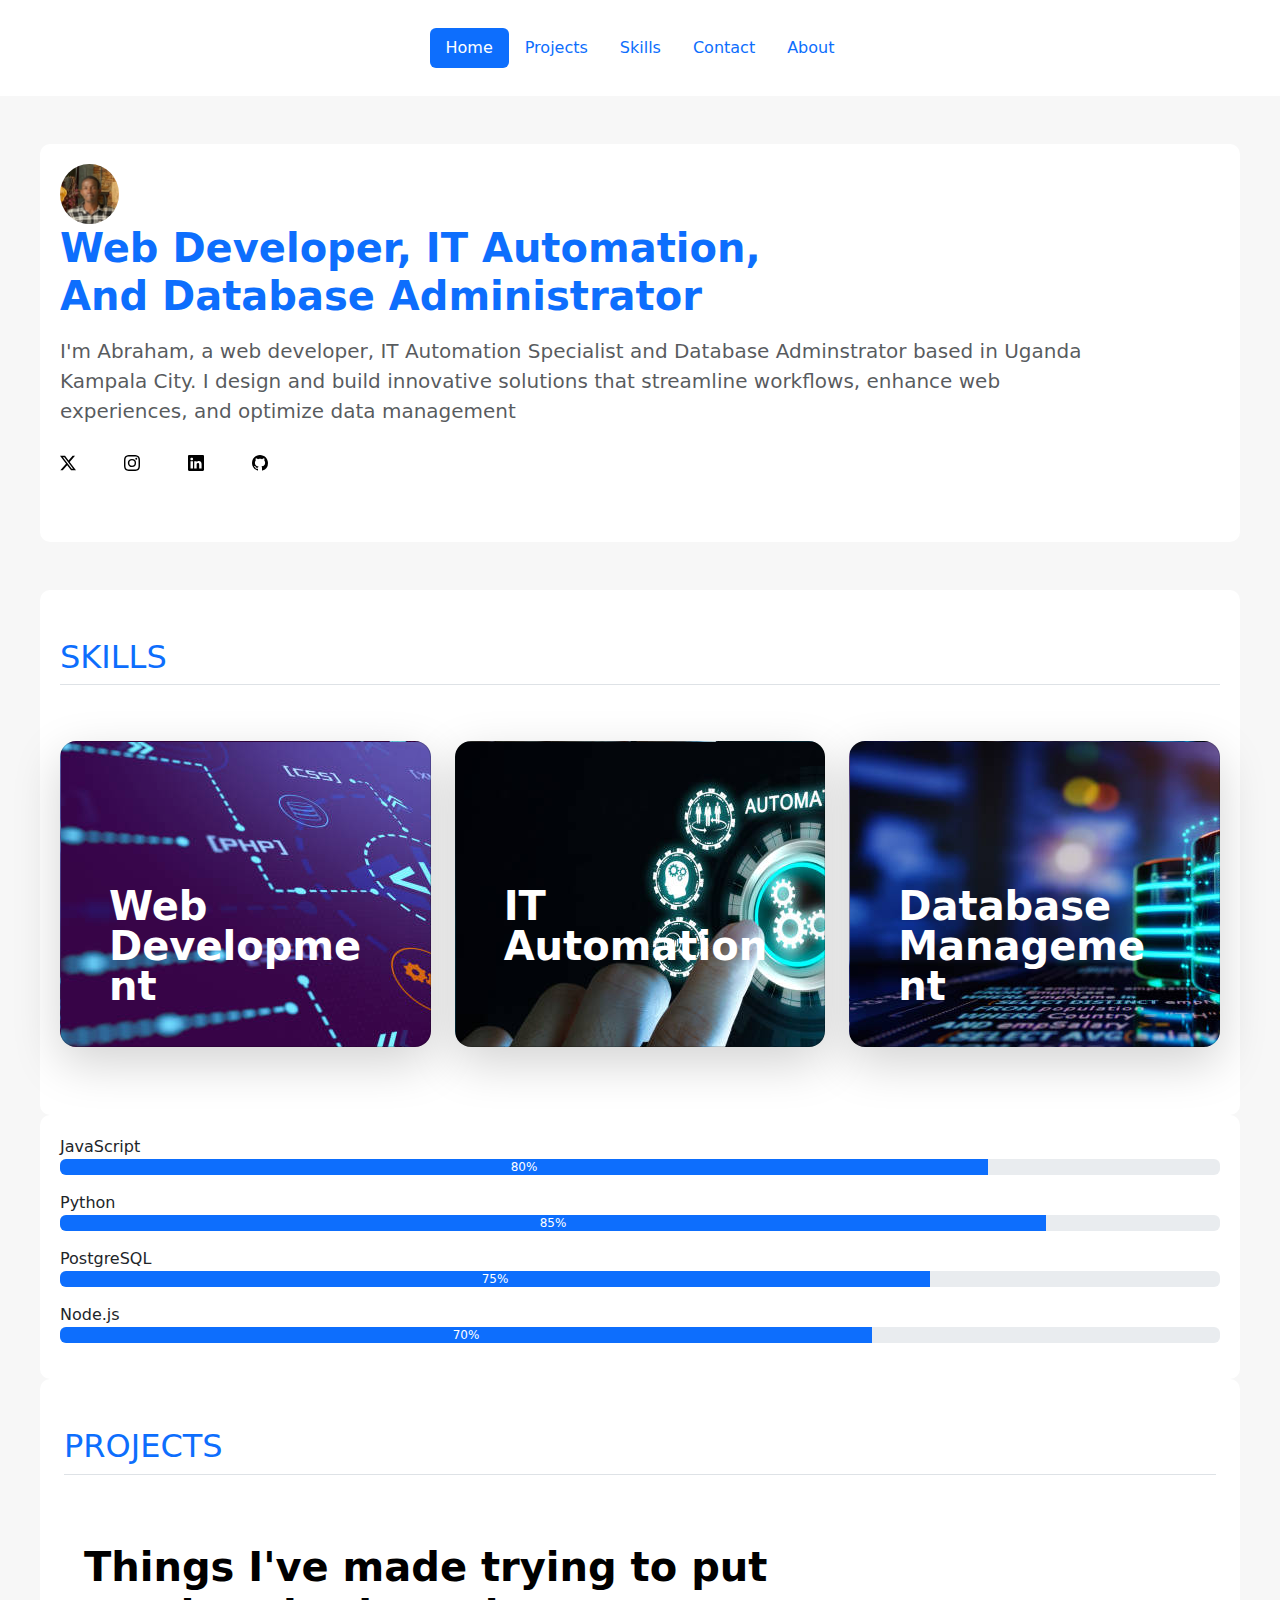
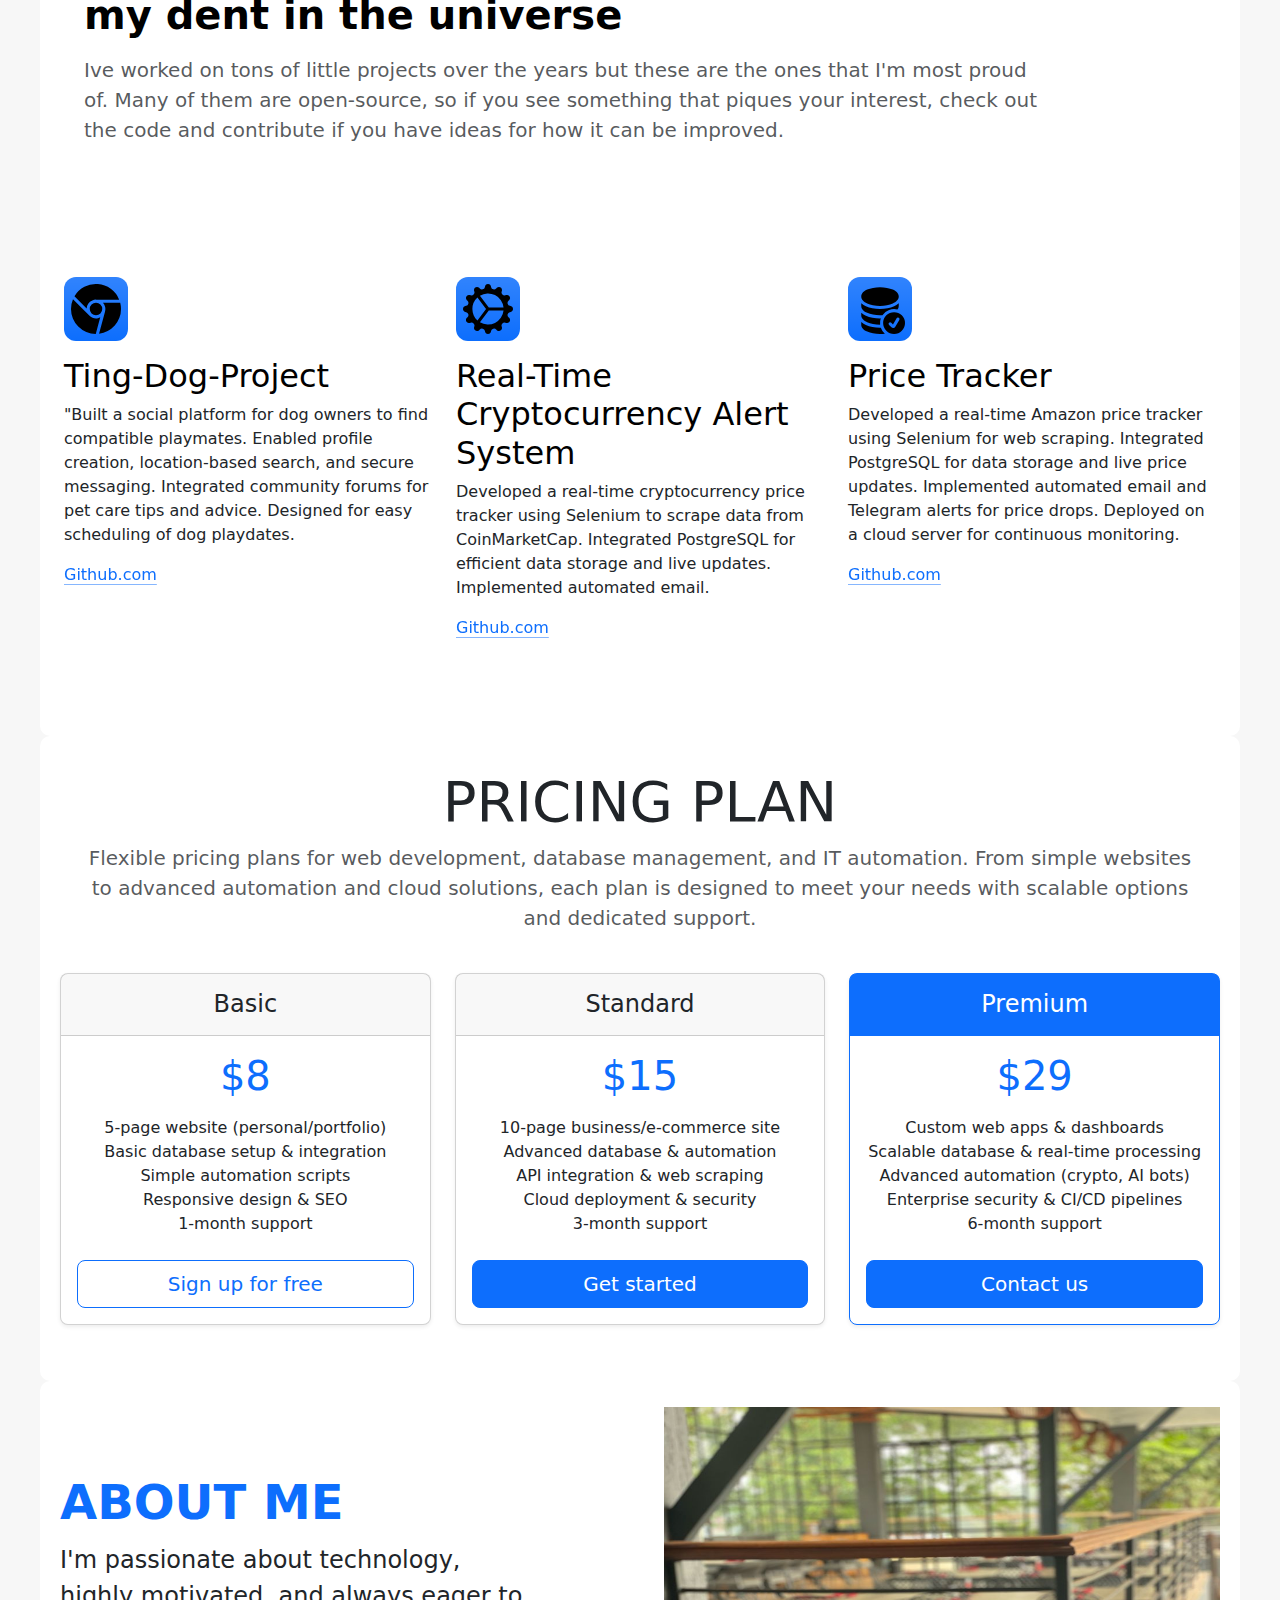
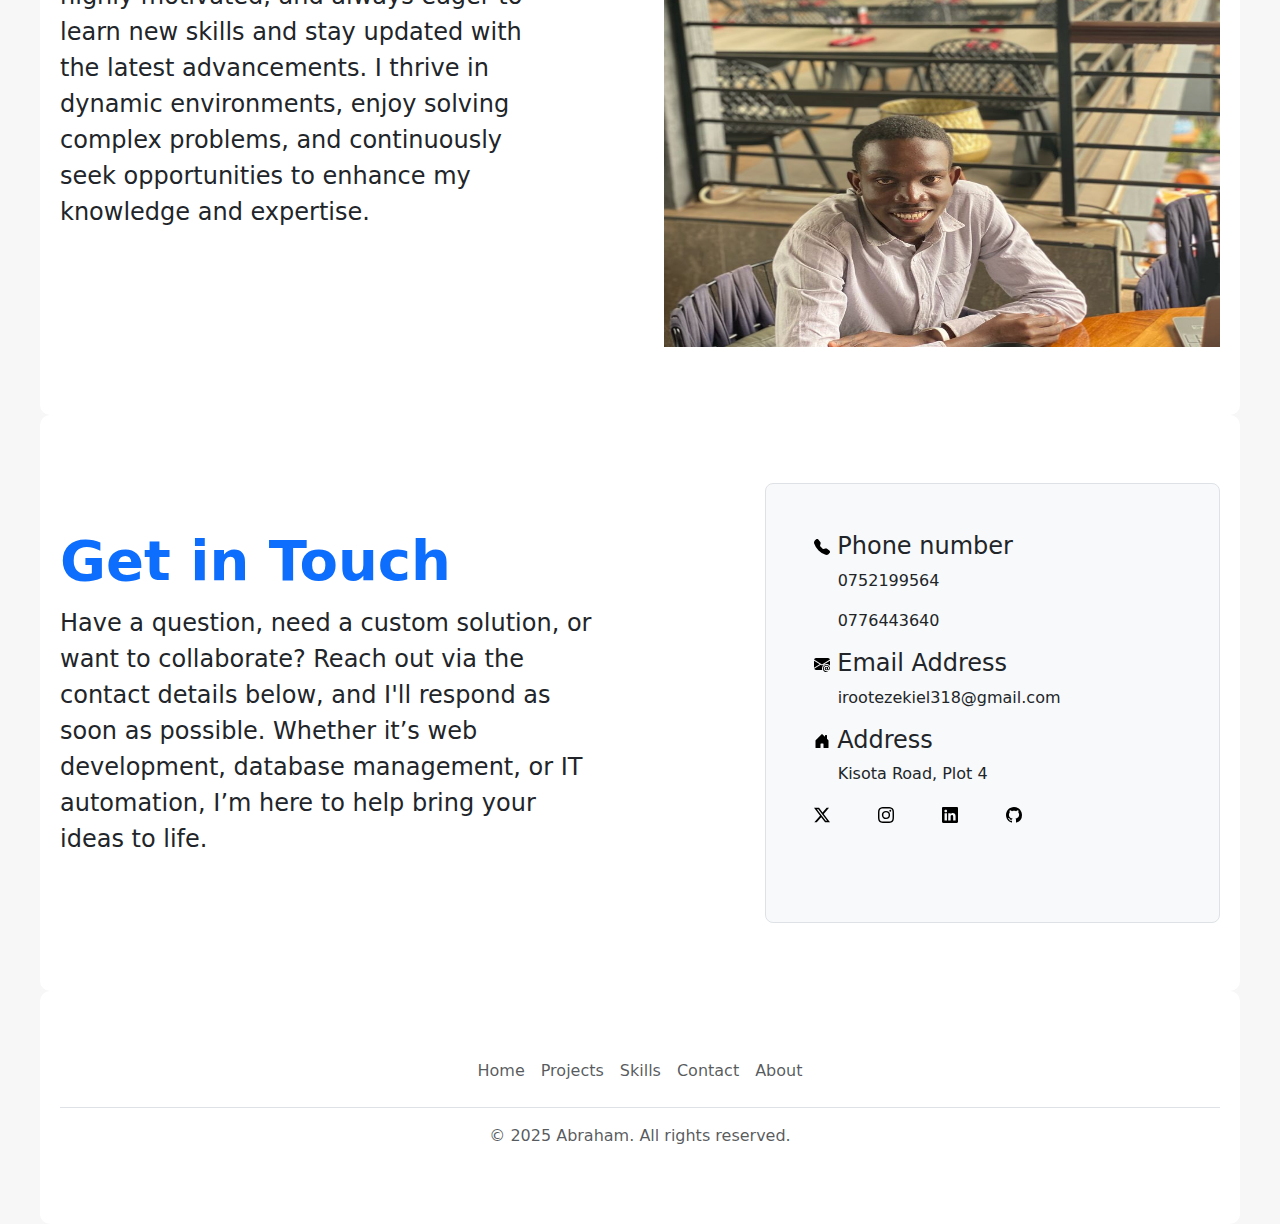
<file: index.html>
<!DOCTYPE html>
<html lang="en">
<head>
    <meta charset="UTF-8">
    <meta name="viewport" content="width=device-width, initial-scale=1.0">
    <title>Personal Profile</title>
    <link href="https://cdn.jsdelivr.net/npm/bootstrap@5.3.3/dist/css/bootstrap.min.css" rel="stylesheet" integrity="sha384-QWTKZyjpPEjISv5WaRU9OFeRpok6YctnYmDr5pNlyT2bRjXh0JMhjY6hW+ALEwIH" crossorigin="anonymous">
    <script src="https://cdn.jsdelivr.net/npm/bootstrap@5.3.3/dist/js/bootstrap.bundle.min.js" integrity="sha384-YvpcrYf0tY3lHB60NNkmXc5s9fDVZLESaAA55NDzOxhy9GkcIdslK1eN7N6jIeHz" crossorigin="anonymous"></script>
    <link rel="stylesheet" href="style.css">
</head>
<body>
  
   <!-- Navbar Section -->
<section class="heading">
  <nav class="navbar navbar-expand-lg bg-body">
    <div class="container">
      <!-- Navbar Toggle Button -->
      <button class="navbar-toggler" type="button" data-bs-toggle="collapse" data-bs-target="#navbarNav">
        <span class="navbar-toggler-icon"></span>
      </button>

      <!-- Navbar Content -->
      <div class="collapse navbar-collapse justify-content-center" id="navbarNav">
        <ul class="nav nav-pills flex-column flex-lg-row text-center">
          <li class="nav-item">
            <a href="index.html" class="nav-link active" aria-current="page">Home</a>
          </li>
          <li class="nav-item">
            <a href="#projects" class="nav-link">Projects</a>
          </li>
          <li class="nav-item">
            <a href="#skills" class="nav-link">Skills</a>
          </li>
          <li class="nav-item">
            <a href="#contact" class="nav-link">Contact</a>
          </li>
          <li class="nav-item">
            <a href="#about" class="nav-link">About</a>
          </li>
        </ul>
      </div>
    </div>
  </nav>
</section>


     <!-- title section  -->
     <section class="title">
        <div class="container my-5">
            <img class="profile-photo" src="./images/profile photos.jpg" alt="">
            <div class="col d-flex flex-column align-items-start gap-2">
              <h2 class="fw-bold fs-1 text-primary">
                Web Developer, IT Automation,<br> And Database Administrator
              </h2>                
              <p class="text-body-secondary fs-5">
                    I'm Abraham, a web developer, IT Automation Specialist and Database Adminstrator based in Uganda <br> Kampala City. I design and build innovative solutions that streamline workflows, enhance web <br>experiences, and optimize data management
                </p>
                <div class="d-grid gap-5 d-flex col-sm-12 mb-5">
                  <a href="https://x.com/home"><img src="icons/twitter-x.svg" alt="twitter"></a>
                  <a href="https://www.instagram.com/accounts/login/"><img src="icons/instagram.svg" alt="instagram"></a>
                  <a href="https://www.linkedin.com/feed/"><img src="icons/linkedin.svg" alt="linkedin"></a>
                  <a href="https://github.com/abraham-DBA"><img src="icons/github.svg" alt="github"></a>
                </div>
            </div>
        </div>
     </section>

      <!-- my skilss section  -->
       <section id="skills">
        <div class="container pt-4 pt-5" id="custom-cards">
            <h2 class="pb-2 border-bottom text-primary">SKILLS</h2>
        
            <div class="row row-cols-1 row-cols-lg-3 align-items-stretch g-4 py-5">
              <div class="col">
                <div class="card card-cover h-100 overflow-hidden text-bg-dark rounded-4 shadow-lg" style="background-image: url('./images/web3.jpg');">
                  <div class="d-flex flex-column h-100 p-5 pb-3 text-white text-shadow-1">
                    <h3 class="pt-5 mt-5 mb-4 display-6 lh-1 fw-bold">Web Development</h3>
                  </div>
                </div>
              </div>
        
              <div class="col">
                <div class="card card-cover h-100 overflow-hidden text-bg-dark rounded-4 shadow-lg" style="background-image: url('./images/auto.jpg');">
                  <div class="d-flex flex-column h-100 p-5 pb-3 text-white text-shadow-1">
                    <h3 class="pt-5 mt-5 mb-4 display-6 lh-1 fw-bold">IT Automation </h3>
                  </div>
                </div>
              </div>
        
              <div class="col">
                <div class="card card-cover h-100 overflow-hidden text-bg-dark rounded-4 shadow-lg" style="background-image: url('./images/databsee.jpg');">
                  <div class="d-flex flex-column h-100 p-5 pb-3 text-shadow-1">
                    <h3 class="pt-5 mt-5 mb-4 display-6 lh-1 fw-bold">Database Management</h3>
                  </div>
                </div>
              </div>
            </div>
          </div>
 
    <!-- Skill Progress Bars -->
        <section id="projects">
       <div class="container">
       <div class="mb-3 text-start">
          <label>JavaScript</label>
          <div class="progress">
                <div class="progress-bar bg-primary" role="progressbar" style="width: 80%;" aria-valuenow="80" aria-valuemin="0" aria-valuemax="100">80%</div>
          </div>
        </div>
       <div class="mb-3 text-start">
         <label>Python</label>
         <div class="progress">
              <div class="progress-bar bg-primary" role="progressbar" style="width: 85%;" aria-valuenow="85" aria-valuemin="0" aria-valuemax="100">
                85%
              </div>
         </div>
       </div>
       <div class="mb-3 text-start">
         <label>PostgreSQL</label>
         <div class="progress">
            <div class="progress-bar bg-primary" role="progressbar" style="width: 75%;" aria-valuenow="75" aria-valuemin="0" aria-valuemax="100">
              75%
            </div>
         </div>
       </div>
       <div class="mb-3 text-start">
         <label>Node.js</label>
         <div class="progress">
         <div class="progress-bar bg-primary" role="progressbar" style="width: 70%;" aria-valuenow="70" aria-valuemin="0" aria-valuemax="100">
          70%
         </div>
        </div>
      </div>
      </div>
      </div>
      </section>
  
       <section class="projects">
          <div class="container px-4 py-5" id="featured-3">
              <h2 class="pb-2 border-bottom text-primary">PROJECTS</h2>
              <section class="pricing plansds">
                <section class="projects-title">
                  <div class="container my-5">
                      <div class="col d-flex flex-column align-items-start gap-2">
                          <h2 class="fw-bold text-body-emphasis fs-1">Things I've made trying to put <br> my dent in the universe</h2>
                          <p class="text-body-secondary fs-5">
                              Ive worked on tons of little projects over the years but these are the ones that I'm most proud <br>of. Many of them are open-source, so if you see something that piques your interest, check out <br>the code and contribute if you have ideas for how it can be improved.
                          </p>
                      </div>
                  </div>
               </section>
              <div class="row g-4 py-5 row-cols-1 row-cols-lg-3">
                <div class="feature col">
                  <div class="feature-icon d-inline-flex align-items-center justify-content-center text-bg-primary bg-gradient fs-2 mb-3">
                    <img src="./icons/browser-chrome.svg" height="50" alt="web-development">
                  </div>
                  <h3 class="fs-2 text-body-emphasis">Ting-Dog-Project</h3>
                  <p>"Built a social platform for dog owners to find compatible playmates. Enabled profile creation, location-based search, and secure messaging. Integrated community forums for pet care tips and advice. Designed for easy scheduling of dog playdates.</p>
                  <a href="https://github.com/abraham-DBA/Ting-Dog-Project" class="icon-link">
                    Github.com
                    <svg class="bi"><use xlink:href="#chevron-right"></use></svg>
                  </a>
                </div>
                <div class="feature col">
                  <div class="feature-icon d-inline-flex align-items-center justify-content-center text-bg-primary bg-gradient fs-2 mb-3">
                    <img src="./icons/gear-wide-connected.svg" height="50" alt="web-development">
                  </div>
                  <h3 class="fs-2 text-body-emphasis">Real-Time Cryptocurrency Alert System</h3>
                  <p>Developed a real-time cryptocurrency price tracker using Selenium to scrape data from CoinMarketCap. Integrated PostgreSQL for efficient data storage and live updates. Implemented automated email.</p>
                  <a href="#" class="icon-link">
                    Github.com
                    <svg class="bi"><use xlink:href="#chevron-right"></use></svg>
                  </a>
                </div>
                <div class="feature col">
                  <div class="feature-icon d-inline-flex align-items-center justify-content-center text-bg-primary bg-gradient fs-2 mb-3">
                    <img src="./icons/database-fill-check.svg" height="50" alt="web-development">
                  </div>
                  <h3 class="fs-2 text-body-emphasis">Price Tracker</h3>
                  <p>Developed a real-time Amazon price tracker using Selenium for web scraping. Integrated PostgreSQL for data storage and live price updates. Implemented automated email and Telegram alerts for price drops. Deployed on a cloud server for continuous monitoring.</p>
                  <a href="#" class="icon-link">
                    Github.com
                    <svg class="bi"><use xlink:href="#chevron-right"></use></svg>
                  </a>
                </div>
              </div>
            </div>
  
       </section>

      <section class="pricing plan">
        <div class="container py-3">
          <header>
            <div class="pricing-header p-3 pb-md-4 mx-auto text-center">
              <h1 class="display-4 fw-normal">PRICING PLAN</h1>
              <p class="fs-5 text-body-secondary">Flexible pricing plans for web development, database management, and IT automation. From simple websites to advanced automation and cloud solutions, each plan is designed to meet your needs with scalable options and dedicated support.</p>
            </div>
          </header>
        
          <main>
            <div class="row row-cols-1 row-cols-md-3 mb-3 text-center">
              <div class="col">
                <div class="card mb-4 rounded-3 shadow-sm">
                  <div class="card-header py-3">
                    <h4 class="my-0 fw-normal">Basic</h4>
                  </div>
                  <div class="card-body">
                    <h1 class="card-title pricing-card-title text-primary">$8<small class="text-body-secondary fw-light"></small></h1>
                    <ul class="list-unstyled mt-3 mb-4">
                      <li>5-page website (personal/portfolio)</li>
                      <li>Basic database setup & integration</li>
                      <li>Simple automation scripts</li>
                      <li>Responsive design & SEO</li>
                      <li>1-month support</li>
                    </ul>
                    <button type="button" class="w-100 btn btn-lg btn-outline-primary">Sign up for free</button>
                  </div>
                </div>
              </div>
              <div class="col">
                <div class="card mb-4 rounded-3 shadow-sm">
                  <div class="card-header py-3">
                    <h4 class="my-0 fw-normal">Standard</h4>
                  </div>
                  <div class="card-body">
                    <h1 class="card-title pricing-card-title text-primary">$15<small class="text-body-secondary fw-light"></small></h1>
                    <ul class="list-unstyled mt-3 mb-4">
                      <li>10-page business/e-commerce site</li>
                      <li>Advanced database & automation</li>
                      <li>API integration & web scraping</li>
                      <li>Cloud deployment & security</li>
                      <li>3-month support</li>
                    </ul>
                    <button type="button" class="w-100 btn btn-lg btn-primary">Get started</button>
                  </div>
                </div>
              </div>
              <div class="col">
                <div class="card mb-4 rounded-3 shadow-sm border-primary">
                  <div class="card-header py-3 text-bg-primary border-primary">
                    <h4 class="my-0 fw-normal">Premium</h4>
                  </div>
                  <div class="card-body">
                    <h1 class="card-title pricing-card-title text-primary">$29<small class="text-body-secondary fw-light"></small></h1>
                    <ul class="list-unstyled mt-3 mb-4">
                      <li>Custom web apps & dashboards</li>
                      <li>Scalable database & real-time processing</li>
                      <li>Advanced automation (crypto, AI bots)</li>
                      <li>Enterprise security & CI/CD pipelines</li>
                      <li>6-month support</li>
                    </ul>
                    <button type="button" class="w-100 btn btn-lg btn-primary">Contact us</button>
                  </div>
                </div>
              </div>
            </div>
          </main>
        </div>
      </section>

      <section id="about">
        <div class="container">
          <div class="row flex-lg-row-reverse align-items-center g-5 py-5" style="margin-top: -120px;">
            <div class="col-10 col-sm-8 col-lg-6">
              <img src="./images/aboutme.jpg" class="d-block mx-lg-auto img-fluid" alt="Bootstrap Themes" style="height: 60vh; width: 100%; margin-top: 30px;" loading="lazy">
            </div>
            <div class="col-lg-6">
              <h1 class="display-5 fw-bold text-primary lh-1 mb-3">ABOUT ME</h1>
              <p class="col-lg-10 fs-4">I'm passionate about technology, highly motivated, and always eager to learn new skills and stay updated with the latest advancements. I thrive in dynamic environments, enjoy solving complex problems, and continuously seek opportunities to enhance my knowledge and expertise.</p>
            </div>
          </div>
        </div>
      </section>

      <section id="contact">
        <div class="container">
          <div class="row align-items-center g-lg-5 py-5">
            <div class="col-lg-7 text-center text-lg-start">
              <h1 class="display-4 fw-bold lh-1 text-primary mb-3">Get in Touch</h1>
              <p class="col-lg-10 fs-4">Have a question, need a custom solution, or want to collaborate? Reach out via the contact details below, and I'll respond as soon as possible. Whether it’s web development, database management, or IT automation, I’m here to help bring your ideas to life.</p>
            </div>
            <div class="col-md-10 mx-auto col-lg-5">
              <form class="p-4 p-md-5 border rounded-3 bg-body-tertiary">
                  <h4> <img src="./icons/telephone-fill.svg" alt=""> Phone number</h4>
                  <p class="ms-4">0752199564</p>
                  <p class="ms-4">0776443640</p>

                  <h4> <img src="./icons/envelope-at-fill.svg" alt=""> Email Address</h4>
                  <p class="ms-4">irootezekiel318@gmail.com</p>

                  <h4> <img src="./icons/house-door-fill.svg" alt=""> Address</h4>
                  <p class="ms-4">Kisota Road, Plot 4</p>
                  <div class="d-grid gap-5 d-flex col-sm-12 mb-5">
                    <a href="https://x.com/home"><img src="icons/twitter-x.svg" alt="twitter"></a>
                    <a href="https://www.instagram.com/accounts/login/"><img src="icons/instagram.svg" alt="instagram"></a>
                    <a href="https://www.linkedin.com/feed/"><img src="icons/linkedin.svg" alt="linkedin"></a>
                    <a href="https://github.com/abraham-DBA"><img src="icons/github.svg" alt="github"></a>
                  </div>
              </form>
            </div>
          </div>
        </div>
      </section>

      <section class="footer">
        <div class="container">
          <footer class="py-3 my-4">
            <ul class="nav justify-content-center border-bottom pb-3 mb-3">
              <li class="nav-item"><a href="index.html" class="nav-link px-2 text-body-secondary">Home</a></li>
              <li class="nav-item"><a href="#projects" class="nav-link px-2 text-body-secondary">Projects</a></li>
              <li class="nav-item"><a href="#skills" class="nav-link px-2 text-body-secondary">Skills</a></li>
              <li class="nav-item"><a href="#contact" class="nav-link px-2 text-body-secondary">Contact</a></li>
              <li class="nav-item"><a href="#about" class="nav-link px-2 text-body-secondary">About</a></li>
            </ul>
            <p class="text-center text-body-secondary">© 2025 Abraham. All rights reserved.</p>
          </footer>
        </div>
      </section>
</body>
</html>
</file>
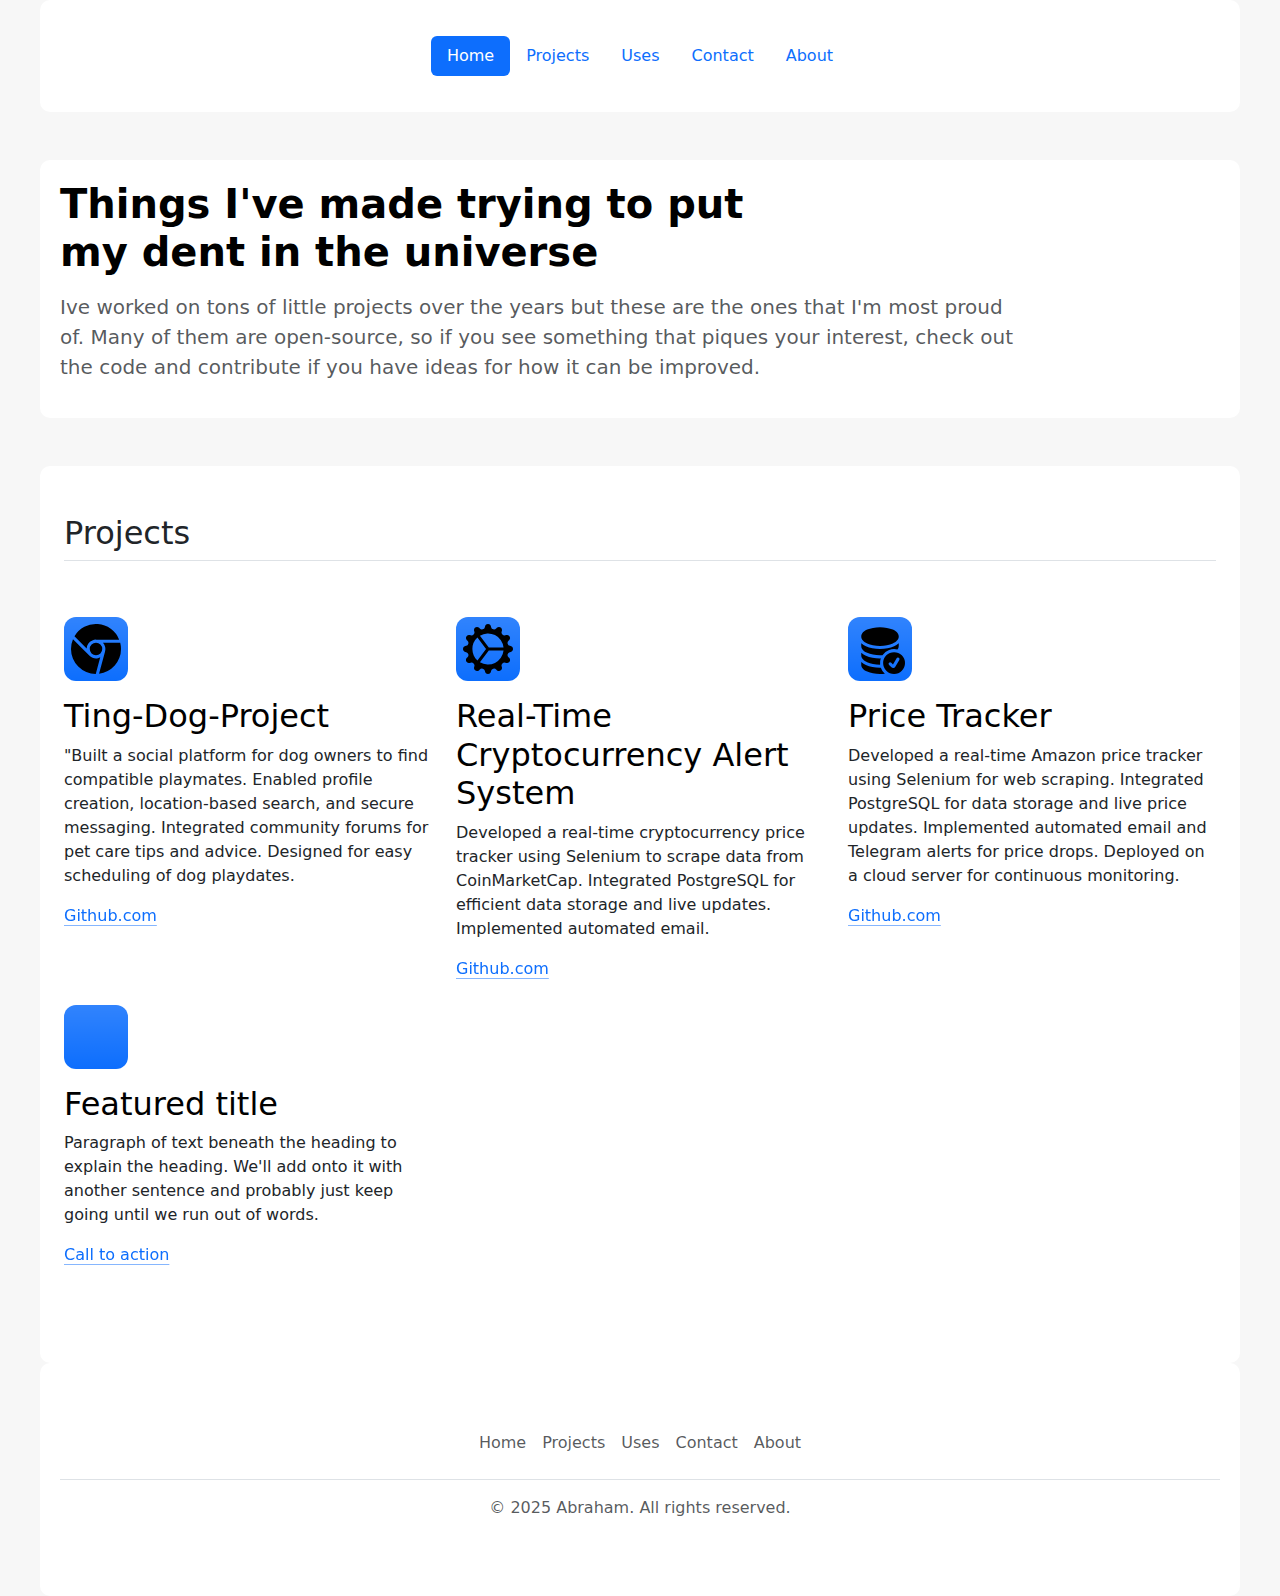
<file: project.html>
<!DOCTYPE html>
<html lang="en">
<head>
    <meta charset="UTF-8">
    <meta name="viewport" content="width=device-width, initial-scale=1.0">
    <title>Projects</title>
    <link href="https://cdn.jsdelivr.net/npm/bootstrap@5.3.3/dist/css/bootstrap.min.css" rel="stylesheet" integrity="sha384-QWTKZyjpPEjISv5WaRU9OFeRpok6YctnYmDr5pNlyT2bRjXh0JMhjY6hW+ALEwIH" crossorigin="anonymous">
    <script src="https://cdn.jsdelivr.net/npm/bootstrap@5.3.3/dist/js/bootstrap.bundle.min.js" integrity="sha384-YvpcrYf0tY3lHB60NNkmXc5s9fDVZLESaAA55NDzOxhy9GkcIdslK1eN7N6jIeHz" crossorigin="anonymous"></script>
    <link rel="stylesheet" href="style.css">
</head>
<body>

    <!-- nav bar section -->
    <section class="heading">
        <div class="container">
            <header class="d-flex justify-content-center py-3">
                <ul class="nav nav-pills">
                    <li class="nav-item"><a href="index.html" class="nav-link active" aria-current="page">Home</a></li>
                    <li class="nav-item"><a href="project.html" class="nav-link">Projects</a></li>
                    <li class="nav-item"><a href="#" class="nav-link">Uses</a></li>
                    <li class="nav-item"><a href="#" class="nav-link">Contact</a></li>
                    <li class="nav-item"><a href="#" class="nav-link">About</a></li>
                </ul>
            </header>
        </div>  
    </section>

    <!-- projects title code  -->
    <section class="projects-title">
        <div class="container my-5">
            <div class="col d-flex flex-column align-items-start gap-2">
                <h2 class="fw-bold text-body-emphasis fs-1">Things I've made trying to put <br> my dent in the universe</h2>
                <p class="text-body-secondary fs-5">
                    Ive worked on tons of little projects over the years but these are the ones that I'm most proud <br>of. Many of them are open-source, so if you see something that piques your interest, check out <br>the code and contribute if you have ideas for how it can be improved.
                </p>
            </div>
        </div>
     </section>

     <section class="projects">
        <div class="container px-4 py-5" id="featured-3">
            <h2 class="pb-2 border-bottom">Projects</h2>
            <div class="row g-4 py-5 row-cols-1 row-cols-lg-3">
              <div class="feature col">
                <div class="feature-icon d-inline-flex align-items-center justify-content-center text-bg-primary bg-gradient fs-2 mb-3">
                  <img src="./icons/browser-chrome.svg" height="50" alt="web-development">
                </div>
                <h3 class="fs-2 text-body-emphasis">Ting-Dog-Project</h3>
                <p>"Built a social platform for dog owners to find compatible playmates. Enabled profile creation, location-based search, and secure messaging. Integrated community forums for pet care tips and advice. Designed for easy scheduling of dog playdates.</p>
                <a href="https://github.com/abraham-DBA/Ting-Dog-Project" class="icon-link">
                  Github.com
                  <svg class="bi"><use xlink:href="#chevron-right"></use></svg>
                </a>
              </div>
              <div class="feature col">
                <div class="feature-icon d-inline-flex align-items-center justify-content-center text-bg-primary bg-gradient fs-2 mb-3">
                  <img src="./icons/gear-wide-connected.svg" height="50" alt="web-development">
                </div>
                <h3 class="fs-2 text-body-emphasis">Real-Time Cryptocurrency Alert System</h3>
                <p>Developed a real-time cryptocurrency price tracker using Selenium to scrape data from CoinMarketCap. Integrated PostgreSQL for efficient data storage and live updates. Implemented automated email.</p>
                <a href="#" class="icon-link">
                  Github.com
                  <svg class="bi"><use xlink:href="#chevron-right"></use></svg>
                </a>
              </div>
              <div class="feature col">
                <div class="feature-icon d-inline-flex align-items-center justify-content-center text-bg-primary bg-gradient fs-2 mb-3">
                  <img src="./icons/database-fill-check.svg" height="50" alt="web-development">
                </div>
                <h3 class="fs-2 text-body-emphasis">Price Tracker</h3>
                <p>Developed a real-time Amazon price tracker using Selenium for web scraping. Integrated PostgreSQL for data storage and live price updates. Implemented automated email and Telegram alerts for price drops. Deployed on a cloud server for continuous monitoring.</p>
                <a href="#" class="icon-link">
                  Github.com
                  <svg class="bi"><use xlink:href="#chevron-right"></use></svg>
                </a>
              </div>
              <div class="feature col">
                <div class="feature-icon d-inline-flex align-items-center justify-content-center text-bg-primary bg-gradient fs-2 mb-3">
                  <svg class="bi" width="1em" height="1em"><use xlink:href="#toggles2"></use></svg>
                </div>
                <h3 class="fs-2 text-body-emphasis">Featured title</h3>
                <p>Paragraph of text beneath the heading to explain the heading. We'll add onto it with another sentence and probably just keep going until we run out of words.</p>
                <a href="#" class="icon-link">
                  Call to action
                  <svg class="bi"><use xlink:href="#chevron-right"></use></svg>
                </a>
              </div>
            </div>
          </div>

     </section>

     <!-- footer code here  -->
     <div class="container">
      <footer class="py-3 my-4">
        <ul class="nav justify-content-center border-bottom pb-3 mb-3">
          <li class="nav-item"><a href="index.html" class="nav-link px-2 text-body-secondary">Home</a></li>
          <li class="nav-item"><a href="#" class="nav-link px-2 text-body-secondary">Projects</a></li>
          <li class="nav-item"><a href="#" class="nav-link px-2 text-body-secondary">Uses</a></li>
          <li class="nav-item"><a href="#" class="nav-link px-2 text-body-secondary">Contact</a></li>
          <li class="nav-item"><a href="#" class="nav-link px-2 text-body-secondary">About</a></li>
        </ul>
        <p class="text-center text-body-secondary">© 2025 Abraham. All rights reserved.</p>
      </footer>
    </div>
    
</body>
</html>
</file>
<file: style.css>
body{
    background-color:white;
}

.profile-photo{
    border-radius: 100%;
    height: 60px;
}


.feature-icon {
    width: 4rem;
    height: 4rem;
    border-radius: .75rem;
}

body {
    background-color: #F7F7F7;
    margin: 0;
    padding: 0;
}

.container {
    max-width: 1200px;
    margin: auto;
    background-color: white; 
    padding: 20px;
    border-radius: 10px; 
}

html {
    scroll-behavior: smooth;
}
</file>
